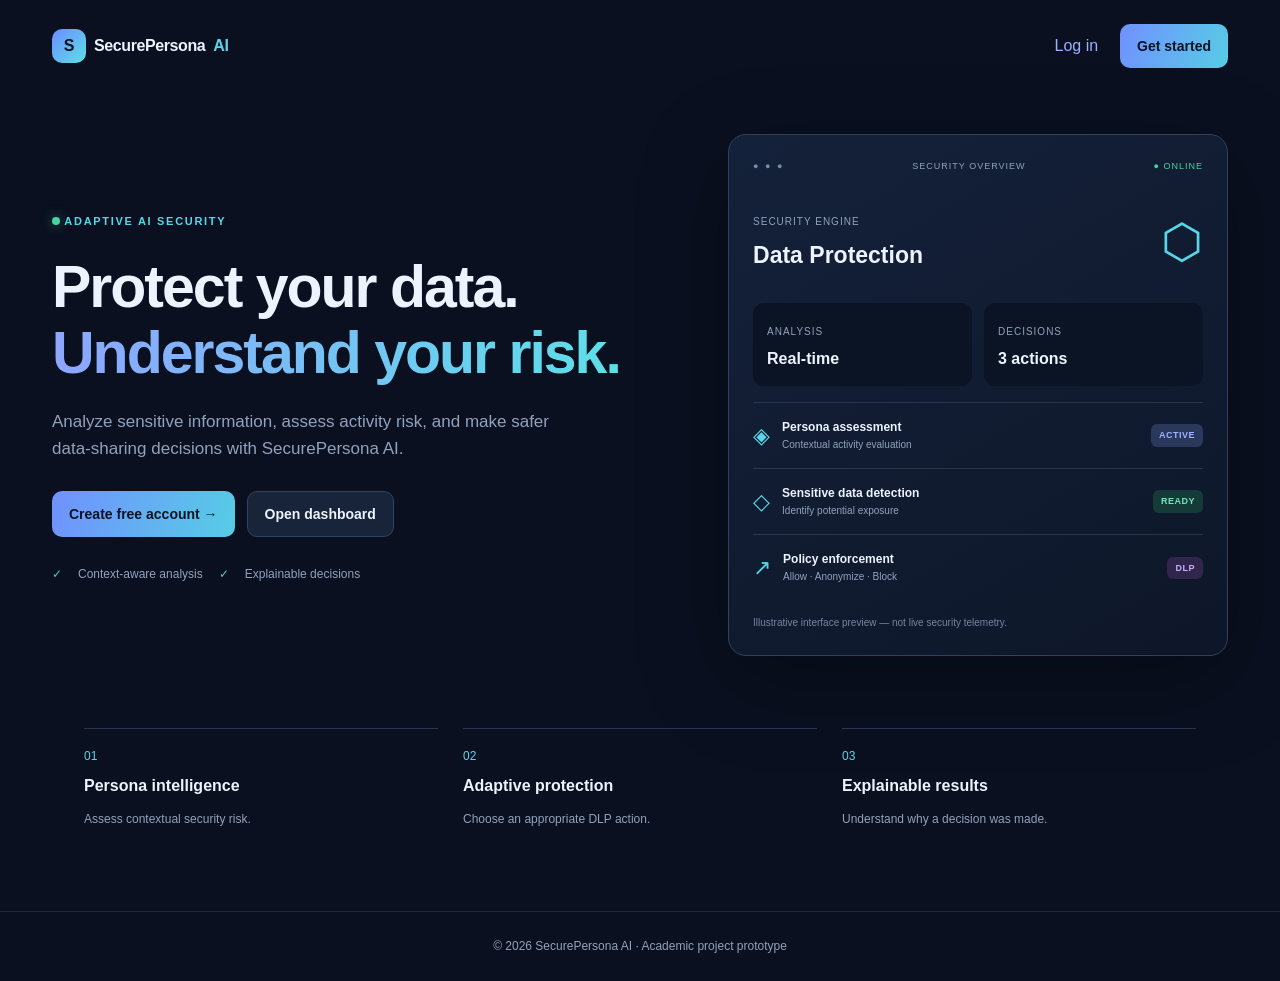
<file: frontend/index.html>
<!DOCTYPE html>
<html lang="en">
<head>
  <meta charset="UTF-8">
  <meta name="viewport" content="width=device-width, initial-scale=1.0">
  <title>SecurePersona AI | Intelligent Data Protection</title>
  <link rel="stylesheet" href="css/style.css">
</head>
<body>
  <nav class="navbar">
    <a class="brand" href="index.html"><span class="brand-icon">S</span> SecurePersona <span class="accent">AI</span></a>
    <div class="nav-links">
      <a href="login.html">Log in</a>
      <a class="btn btn-primary" href="signup.html">Get started</a>
    </div>
  </nav>

  <main class="hero">
    <div class="hero-copy">
      <span class="eyebrow"><span class="status-dot"></span> ADAPTIVE AI SECURITY</span>
      <h1>Protect your data.<br><span class="gradient-text">Understand your risk.</span></h1>
      <p>Analyze sensitive information, assess activity risk, and make safer data-sharing decisions with SecurePersona AI.</p>
      <div class="hero-actions">
        <a class="btn btn-primary" href="signup.html">Create free account →</a>
        <a class="btn btn-secondary" href="login.html">Open dashboard</a>
      </div>
      <div class="trust-line"><span>✓</span> Context-aware analysis <span>✓</span> Explainable decisions</div>
    </div>

    <section class="preview-panel">
      <div class="panel-top"><span class="window-dots">● ● ●</span><span>SECURITY OVERVIEW</span><span class="online-label">● ONLINE</span></div>
      <div class="preview-heading"><div><small>SECURITY ENGINE</small><h2>Data Protection</h2></div><span class="shield-symbol">⬡</span></div>
      <div class="preview-stats">
        <div class="preview-stat"><small>ANALYSIS</small><strong>Real-time</strong></div>
        <div class="preview-stat"><small>DECISIONS</small><strong>3 actions</strong></div>
      </div>
      <div class="preview-row"><span class="mini-icon">◈</span><div><strong>Persona assessment</strong><small>Contextual activity evaluation</small></div><span class="tag tag-blue">ACTIVE</span></div>
      <div class="preview-row"><span class="mini-icon">◇</span><div><strong>Sensitive data detection</strong><small>Identify potential exposure</small></div><span class="tag tag-green">READY</span></div>
      <div class="preview-row"><span class="mini-icon">↗</span><div><strong>Policy enforcement</strong><small>Allow · Anonymize · Block</small><span></span></div><span class="tag tag-purple">DLP</span></div>
      <p class="preview-note">Illustrative interface preview — not live security telemetry.</p>
    </section>
  </main>

  <section class="feature-strip">
    <div><span>01</span><strong>Persona intelligence</strong><p>Assess contextual security risk.</p></div>
    <div><span>02</span><strong>Adaptive protection</strong><p>Choose an appropriate DLP action.</p></div>
    <div><span>03</span><strong>Explainable results</strong><p>Understand why a decision was made.</p></div>
  </section>
  <footer>© 2026 SecurePersona AI · Academic project prototype</footer>
</body>
</html>
</file>
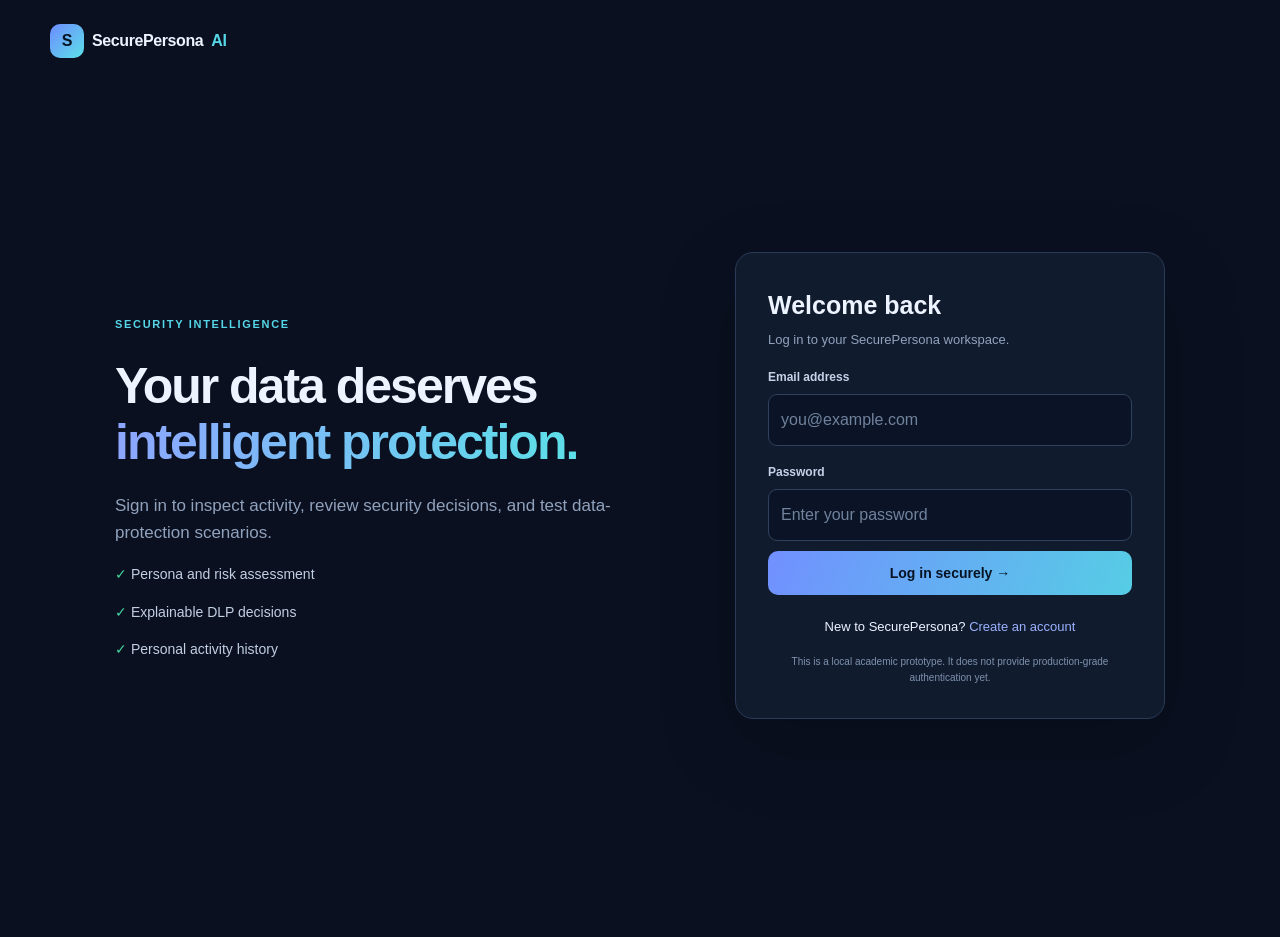
<file: frontend/dashboard.html>
<!DOCTYPE html>
<html lang="en">
<head>
  <meta charset="UTF-8">
  <meta name="viewport" content="width=device-width, initial-scale=1.0">
  <title>Dashboard | SecurePersona AI</title>
  <link rel="stylesheet" href="css/style.css">
  <link rel="stylesheet" href="css/dashboard.css">
  <script src="js/dashboard.js" defer></script>
</head>
<body class="dashboard-body">
  <aside class="sidebar">
    <a class="brand" href="index.html"><span class="brand-icon">S</span> SecurePersona <span class="accent">AI</span></a>
    <p class="sidebar-label">WORKSPACE</p>
    <a class="side-link active" href="#overview">▦ Overview</a>
    <a class="side-link" href="#analyzer">◈ Security analyzer</a>
    <a class="side-link" href="#simulator">⟳ What-If simulator</a>
    <a class="side-link" href="#history">◷ Analysis history</a>
    <a class="side-link" href="#alerts">⚑ Alerts</a>
    <div class="sidebar-bottom"><span class="status-dot"></span> Local protection engine<br><small>Prototype mode</small></div>
  </aside>

  <main class="dashboard-main">
    <header class="topbar">
      <div><span class="muted">WORKSPACE / </span> Overview<h1>Security dashboard</h1></div>
      <div class="user-area"><span id="userName">User</span><button id="logoutButton" class="btn btn-secondary">Log out</button></div>
    </header>

    <section id="overview" class="welcome-banner">
      <div><span class="eyebrow">ADAPTIVE DATA PROTECTION</span><h2>Welcome back, <span id="welcomeName">User</span></h2><p>Analyze activity and understand the factors behind each security decision.</p></div>
      <span class="banner-shield">⬡</span>
    </section>

    <section class="stat-grid">
      <article class="stat-card"><span class="stat-label">Total analyses</span><strong id="totalAnalyses">0</strong><small>Saved to your history</small></article>
      <article class="stat-card"><span class="stat-label">High-risk events</span><strong id="highRiskCount">0</strong><small>Risk score of 60 or higher</small></article>
      <article class="stat-card"><span class="stat-label">Blocked transfers</span><strong id="blockedCount">0</strong><small>Blocked by the policy engine</small></article>
      <article class="stat-card"><span class="stat-label">Open alerts</span><strong id="openAlerts">0</strong><small>Unread security alerts</small></article>
    </section>

    <section id="analyzer" class="content-card">
      <div class="section-heading"><div><span class="eyebrow">LIVE ANALYSIS</span><h2>Security analyzer</h2><p class="muted">Submit sample content to evaluate its risk and DLP decision.</p></div><span class="tag tag-blue">ENGINE READY</span></div>
      <form id="analysisForm">
        <div class="form-grid">
          <div><label for="source">Data source</label><select id="source"><option>User Input</option><option>Company Document</option><option>Internal System</option><option>Customer Record</option></select></div>
          <div><label for="action">Activity</label><select id="action"><option>Send</option><option>Share</option><option>Upload</option><option>Copy</option><option>Download</option><option>View</option></select></div>
          <div><label for="destination">Destination</label><select id="destination"><option>External Website</option><option>External AI</option><option>Public Platform</option><option>External Email</option><option>Company Cloud</option><option>Internal System</option></select></div>
        </div>
        <label for="content">Content to inspect</label>
        <textarea id="content" rows="5" maxlength="50000" placeholder="Enter fictional text for analysis. Example: Contact alex@example.com about the report." required></textarea>
        <div class="form-footer"><small>Up to 50,000 characters. Use fictional data only.</small><button id="analyzeButton" class="btn btn-primary" type="submit">Analyze activity →</button></div>
      </form>
      <div id="analysisMessage" class="message" role="status" aria-live="polite"></div>
      <div id="analysisResult" class="result-panel" hidden>
        <div class="result-header"><div><span class="eyebrow">ANALYSIS RESULT</span><h2 id="decisionTitle">Decision</h2></div><span id="decisionTag" class="tag">RESULT</span></div>
        <div class="result-metrics">
          <div><small>RISK SCORE</small><strong id="riskScore">—</strong><div class="meter"><span id="riskMeter"></span></div></div>
          <div><small>SECURITY PERSONA</small><strong id="personaResult">—</strong></div>
          <div><small>TRUST SCORE</small><strong id="trustScore">—</strong></div>
        </div>
        <h3>Detected sensitive data</h3><div id="detectedData" class="chip-list"></div>
        <h3>Why was this decision made?</h3><ul id="reasonList" class="reason-list"></ul>
        <h3>Protected content</h3><pre id="protectedContent" class="protected-content"></pre>
        <p id="dlpAction" class="muted"></p>
      </div>
    </section>

    <section id="simulator" class="content-card">
      <div class="section-heading"><div><span class="eyebrow">SCENARIO TESTING</span><h2>What-If security simulator</h2><p class="muted">Compare hypothetical destinations without saving the simulation to history.</p></div></div>
      <form id="simulationForm">
        <label for="simContent">Sample content</label>
        <textarea id="simContent" rows="3" placeholder="Enter fictional content to test." required></textarea>
        <div class="form-grid">
          <div><label for="simAction">Activity</label><select id="simAction"><option>Send</option><option>Share</option><option>Upload</option><option>Copy</option><option>View</option></select></div>
          <div><label for="simDestination">Destination</label><select id="simDestination"><option>External AI</option><option>External Website</option><option>External Email</option><option>Company Cloud</option><option>Internal System</option></select></div>
        </div>
        <button class="btn btn-secondary" type="submit">Simulate scenario</button>
      </form>
      <div id="simulationResult" class="simulation-result" aria-live="polite"></div>
    </section>

    <section id="history" class="content-card">
      <div class="section-heading"><div><span class="eyebrow">RECENT ACTIVITY</span><h2>Analysis history</h2></div><button id="refreshButton" class="btn btn-secondary" type="button">Refresh</button></div>
      <div class="table-wrap"><table><thead><tr><th>Time</th><th>Persona</th><th>Risk</th><th>Decision</th></tr></thead><tbody id="historyBody"><tr><td colspan="4">Loading history…</td></tr></tbody></table></div>
    </section>

    <section id="alerts" class="content-card">
      <div class="section-heading"><div><span class="eyebrow">SECURITY EVENTS</span><h2>Alerts</h2></div></div>
      <div id="alertsList" class="alerts-list">Loading alerts…</div>
    </section>
    <footer class="dashboard-footer">SecurePersona AI · Local academic prototype · Not a production security product</footer>
  </main>
</body>
</html>
</file>
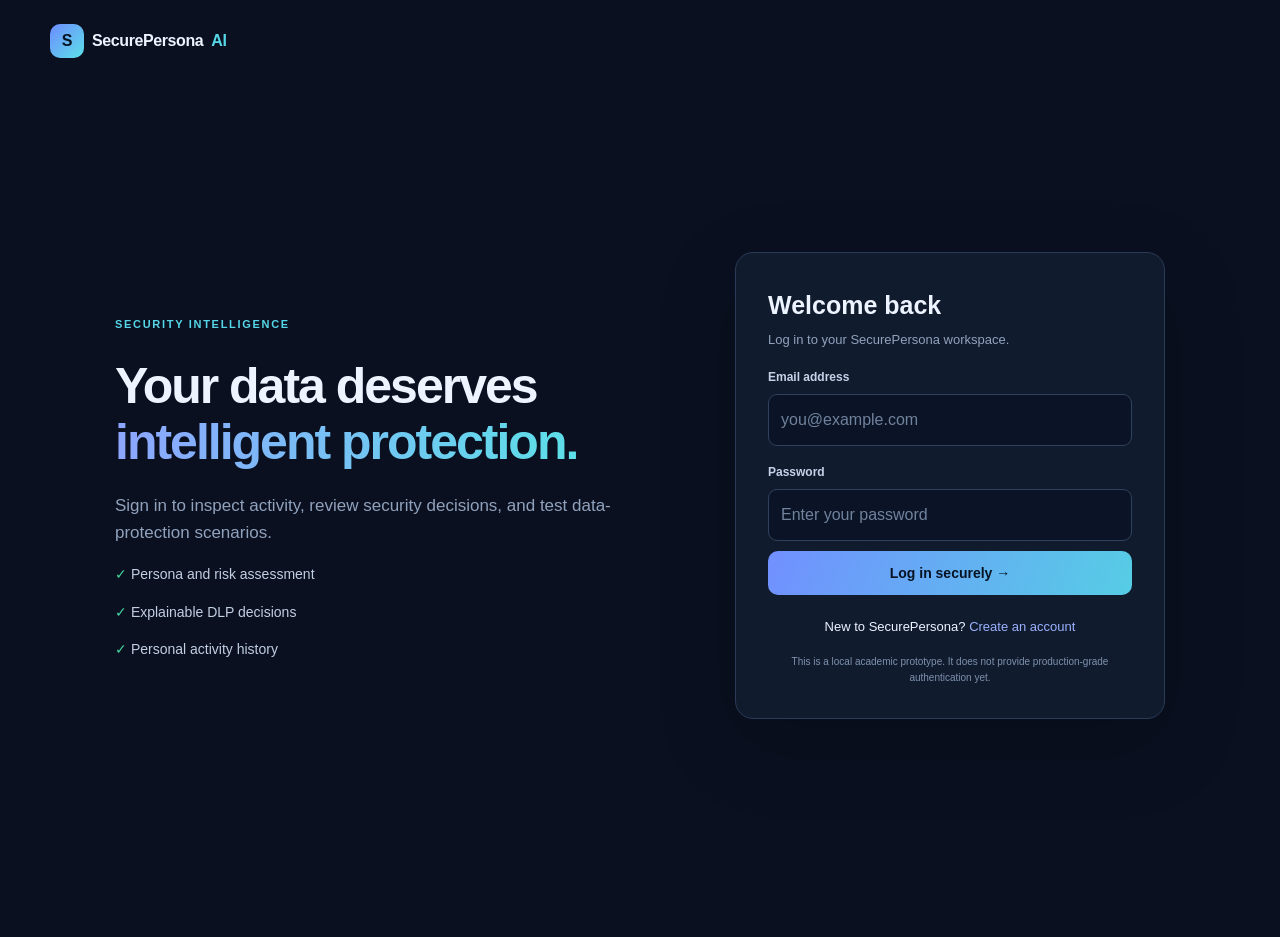
<file: frontend/login.html>
<!DOCTYPE html>
<html lang="en">
<head>
  <meta charset="UTF-8">
  <meta name="viewport" content="width=device-width, initial-scale=1.0">
  <title>Log in | SecurePersona AI</title>
  <link rel="stylesheet" href="css/style.css">
  <link rel="stylesheet" href="css/auth.css">
  <script src="js/login.js" defer></script>
</head>
<body class="auth-body">
  <a class="auth-brand" href="index.html"><span class="brand-icon">S</span> SecurePersona <span class="accent">AI</span></a>
  <main class="auth-layout">
    <section class="auth-intro">
      <span class="eyebrow">SECURITY INTELLIGENCE</span>
      <h1>Your data deserves <span class="gradient-text">intelligent protection.</span></h1>
      <p>Sign in to inspect activity, review security decisions, and test data-protection scenarios.</p>
      <div class="intro-point">✓ Persona and risk assessment</div>
      <div class="intro-point">✓ Explainable DLP decisions</div>
      <div class="intro-point">✓ Personal activity history</div>
    </section>
    <section class="auth-card">
      <h2>Welcome back</h2>
      <p class="muted">Log in to your SecurePersona workspace.</p>
      <div id="message" class="message" role="status" aria-live="polite"></div>
      <form id="loginForm">
        <label for="email">Email address</label>
        <input id="email" type="email" placeholder="you@example.com" autocomplete="email" required>
        <label for="password">Password</label>
        <input id="password" type="password" placeholder="Enter your password" autocomplete="current-password" required>
        <button id="loginButton" class="btn btn-primary btn-full" type="submit">Log in securely →</button>
      </form>
      <p class="auth-switch">New to SecurePersona? <a href="signup.html">Create an account</a></p>
      <p class="security-note">This is a local academic prototype. It does not provide production-grade authentication yet.</p>
    </section>
  </main>
</body>
</html>
</file>
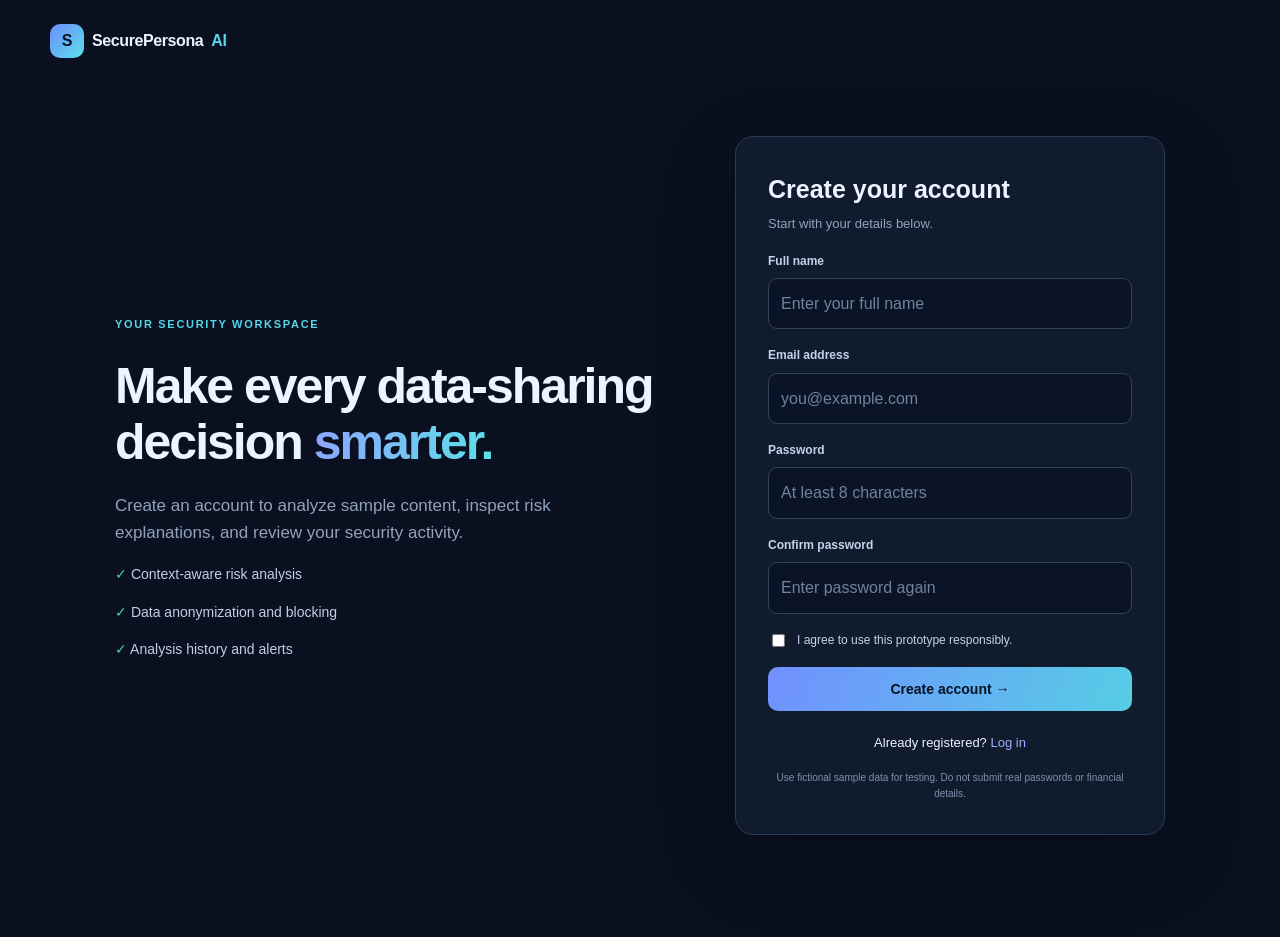
<file: frontend/signup.html>
<!DOCTYPE html>
<html lang="en">
<head>
  <meta charset="UTF-8">
  <meta name="viewport" content="width=device-width, initial-scale=1.0">
  <title>Create account | SecurePersona AI</title>
  <link rel="stylesheet" href="css/style.css">
  <link rel="stylesheet" href="css/auth.css">
  <script src="js/signup.js" defer></script>
</head>
<body class="auth-body">
  <a class="auth-brand" href="index.html"><span class="brand-icon">S</span> SecurePersona <span class="accent">AI</span></a>
  <main class="auth-layout">
    <section class="auth-intro">
      <span class="eyebrow">YOUR SECURITY WORKSPACE</span>
      <h1>Make every data-sharing decision <span class="gradient-text">smarter.</span></h1>
      <p>Create an account to analyze sample content, inspect risk explanations, and review your security activity.</p>
      <div class="intro-point">✓ Context-aware risk analysis</div>
      <div class="intro-point">✓ Data anonymization and blocking</div>
      <div class="intro-point">✓ Analysis history and alerts</div>
    </section>
    <section class="auth-card">
      <h2>Create your account</h2>
      <p class="muted">Start with your details below.</p>
      <div id="message" class="message" role="status" aria-live="polite"></div>
      <form id="signupForm">
        <label for="full_name">Full name</label>
        <input id="full_name" name="name" type="text" placeholder="Enter your full name" autocomplete="name" required>
        <label for="email">Email address</label>
        <input id="email" name="email" type="email" placeholder="you@example.com" autocomplete="email" required>
        <label for="password">Password</label>
        <input id="password" name="password" type="password" placeholder="At least 8 characters" autocomplete="new-password" minlength="8" required>
        <label for="confirm_password">Confirm password</label>
        <input id="confirm_password" name="confirm_password" type="password" placeholder="Enter password again" autocomplete="new-password" required>
        <label class="check-row"><input id="terms" type="checkbox"> I agree to use this prototype responsibly.</label>
        <button id="signupButton" class="btn btn-primary btn-full" type="submit">Create account →</button>
      </form>
      <p class="auth-switch">Already registered? <a href="login.html">Log in</a></p>
      <p class="security-note">Use fictional sample data for testing. Do not submit real passwords or financial details.</p>
    </section>
  </main>
</body>
</html>
</file>
<file: frontend/css/style.css>
:root {
  --bg: #0a1020;
  --panel: #111b2e;
  --panel-light: #16243b;
  --text: #edf3ff;
  --muted: #91a2bd;
  --line: #263650;
  --blue: #6b8cff;
  --cyan: #56d7e8;
  --green: #43d6a0;
  --danger: #ff7185;
  --purple: #ba9cff;
}

* { box-sizing: border-box; }
html { scroll-behavior: smooth; }
body {
  margin: 0;
  background: var(--bg);
  color: var(--text);
  font-family: Inter, "Segoe UI", Arial, sans-serif;
  line-height: 1.6;
}
a { color: #9bb2ff; text-decoration: none; }
a:hover { color: var(--cyan); }
button, input, textarea, select { font: inherit; }
button, .btn { cursor: pointer; }
button:disabled { opacity: .65; cursor: wait; }

.navbar {
  max-width: 1240px;
  margin: auto;
  padding: 24px 32px;
  display: flex;
  justify-content: space-between;
  align-items: center;
  gap: 20px;
}
.brand, .auth-brand {
  color: var(--text);
  font-weight: 750;
  letter-spacing: -.4px;
  display: inline-flex;
  align-items: center;
  gap: 8px;
}
.brand-icon {
  width: 34px;
  height: 34px;
  display: inline-grid;
  place-items: center;
  border-radius: 10px;
  background: linear-gradient(135deg, #6d8cff, #5ce0e8);
  color: #071323;
  font-weight: 900;
}
.accent { color: var(--cyan); }
.nav-links { display: flex; align-items: center; gap: 22px; }

.btn {
  display: inline-flex;
  justify-content: center;
  align-items: center;
  gap: 8px;
  padding: 11px 17px;
  border-radius: 10px;
  border: 1px solid transparent;
  font-weight: 700;
  font-size: 14px;
  transition: transform .15s ease, opacity .15s ease;
}
.btn:hover { transform: translateY(-1px); }
.btn-primary {
  background: linear-gradient(110deg, #7190ff, #56cde5);
  color: #071323;
  border: 0;
}
.btn-primary:hover { color: #071323; opacity: .92; }
.btn-secondary {
  color: var(--text);
  background: #17243a;
  border-color: #31435f;
}
.btn-full { width: 100%; margin-top: 10px; }

.hero {
  max-width: 1240px;
  margin: 42px auto 72px;
  padding: 0 32px;
  display: grid;
  grid-template-columns: 1.1fr .9fr;
  gap: 65px;
  align-items: center;
}
.eyebrow {
  color: var(--cyan);
  font-size: 11px;
  font-weight: 800;
  letter-spacing: 1.7px;
}
.status-dot {
  display: inline-block;
  width: 8px;
  height: 8px;
  background: var(--green);
  border-radius: 50%;
  box-shadow: 0 0 12px #43d6a080;
}
.hero h1, .auth-intro h1 {
  font-size: clamp(36px, 5vw, 59px);
  line-height: 1.12;
  letter-spacing: -2px;
  margin: 22px 0;
}
.gradient-text {
  background: linear-gradient(95deg, #8ea5ff, #5ce0e8);
  -webkit-background-clip: text;
  background-clip: text;
  color: transparent;
}
.hero-copy > p, .auth-intro > p {
  max-width: 540px;
  color: var(--muted);
  font-size: 17px;
}
.hero-actions { display: flex; flex-wrap: wrap; gap: 12px; margin: 28px 0; }
.trust-line { display: flex; flex-wrap: wrap; gap: 16px; color: var(--muted); font-size: 12px; }
.trust-line span { color: var(--green); }

.preview-panel {
  border: 1px solid #30415d;
  border-radius: 18px;
  padding: 24px;
  background: linear-gradient(150deg, #14213a, #0e1729);
  box-shadow: 0 24px 90px #0005;
}
.panel-top { display: flex; justify-content: space-between; gap: 8px; font-size: 9px; color: var(--muted); letter-spacing: 1px; }
.window-dots { color: #7c8ba5; letter-spacing: 2px; }
.online-label { color: var(--green); }
.preview-heading { display: flex; justify-content: space-between; align-items: center; margin: 30px 0 22px; }
.preview-heading small, .preview-stat small { color: var(--muted); font-size: 10px; letter-spacing: 1px; }
.preview-heading h2 { margin: 4px 0; font-size: 23px; }
.shield-symbol { font-size: 48px; color: var(--cyan); }
.preview-stats { display: grid; grid-template-columns: 1fr 1fr; gap: 12px; margin-bottom: 16px; }
.preview-stat { padding: 14px; border-radius: 11px; background: #0b1425; }
.preview-stat strong { display: block; margin-top: 4px; }
.preview-row { display: flex; align-items: center; gap: 12px; padding: 15px 0; border-top: 1px solid var(--line); }
.preview-row > div { flex: 1; }
.preview-row strong, .preview-row small { display: block; }
.preview-row strong { font-size: 12px; }
.preview-row small { color: var(--muted); font-size: 10px; }
.mini-icon { color: var(--cyan); font-size: 22px; }
.tag { display: inline-block; padding: 4px 8px; border-radius: 6px; font-size: 9px; font-weight: 800; letter-spacing: .5px; white-space: nowrap; }
.tag-blue { color: #9db1ff; background: #29385b; }
.tag-green { color: #72e6bd; background: #143b37; }
.tag-purple { color: #c6adff; background: #30254b; }
.preview-note { color: #7586a1; font-size: 10px; margin: 15px 0 0; }

.feature-strip {
  max-width: 1176px;
  margin: 0 auto 70px;
  padding: 0 32px;
  display: grid;
  grid-template-columns: repeat(3, 1fr);
  gap: 25px;
}
.feature-strip > div { border-top: 1px solid var(--line); padding-top: 18px; }
.feature-strip span { color: var(--cyan); font-size: 12px; display: block; }
.feature-strip strong { display: block; margin-top: 6px; }
.feature-strip p, footer { color: var(--muted); font-size: 12px; }
footer { text-align: center; padding: 25px; border-top: 1px solid #1b2940; }

@media (max-width: 800px) {
  .hero { grid-template-columns: 1fr; gap: 35px; margin-top: 25px; }
  .feature-strip { grid-template-columns: 1fr; }
  .hero h1 { font-size: 42px; }
}
@media (max-width: 480px) {
  .navbar { padding: 18px; }
  .hero { padding: 0 18px; }
  .nav-links { gap: 12px; }
  .preview-panel { padding: 16px; }
}
</file>
<file: frontend/css/dashboard.css>
/* =========================================================
   SecurePersona AI — Dashboard Styles
   Clean, responsive cybersecurity dashboard
   ========================================================= */

/* ---------- Base ---------- */

.dashboard-body {
    min-height: 100vh;
    margin: 0;
    background: #0a1020;
    color: #edf3ff;
}

.dashboard-body *,
.dashboard-body *::before,
.dashboard-body *::after {
    box-sizing: border-box;
}

.dashboard-body button,
.dashboard-body input,
.dashboard-body select,
.dashboard-body textarea {
    font-family: inherit;
}

.dashboard-body button {
    cursor: pointer;
}

.dashboard-body a {
    color: inherit;
    text-decoration: none;
}

.dashboard-body p {
    line-height: 1.65;
}

.dashboard-body .muted {
    color: #91a2bd;
}

.dashboard-body .eyebrow {
    color: #59d7e9;
    font-size: 11px;
    font-weight: 800;
    letter-spacing: 1.8px;
    text-transform: uppercase;
}

.dashboard-body :focus-visible {
    outline: 2px solid #59d7e9;
    outline-offset: 3px;
}

/* ---------- Sidebar ---------- */

.sidebar {
    position: fixed;
    inset: 0 auto 0 0;
    z-index: 10;

    display: flex;
    flex-direction: column;

    width: 245px;
    padding: 25px 18px;
    overflow-y: auto;

    background: #0c1527;
    border-right: 1px solid #22314a;
}

.sidebar .brand {
    font-size: 14px;
    font-weight: 700;
}

.sidebar-label {
    margin: 45px 12px 12px;
    color: #7587a3;
    font-size: 10px;
    letter-spacing: 1.5px;
    text-transform: uppercase;
}

.side-link {
    display: flex;
    align-items: center;
    gap: 10px;

    margin-bottom: 5px;
    padding: 12px;

    border-radius: 9px;
    color: #a5b4cc;
    font-size: 13px;

    transition: background 0.2s ease, color 0.2s ease;
}

.side-link:hover,
.side-link.active {
    color: #edf3ff;
    background: #1a2942;
}

.side-link.active {
    box-shadow: inset 3px 0 #6b8cff;
}

.sidebar-bottom {
    margin-top: auto;
    padding: 20px 5px 0;
    border-top: 1px solid #263650;
    font-size: 12px;
}

.sidebar-bottom small {
    padding-left: 15px;
    color: #91a2bd;
}

.sidebar-bottom .status-dot {
    margin-right: 5px;
}

/* ---------- Main Content ---------- */

.dashboard-main {
    width: calc(100% - 245px);
    max-width: 1700px;
    min-width: 0;

    margin-left: 245px;
    padding: 0 35px 35px;
}

.topbar {
    display: flex;
    align-items: center;
    justify-content: space-between;
    gap: 20px;
    padding: 24px 0;
}

.topbar h1 {
    margin: 2px 0 0;
    font-size: 24px;
    line-height: 1.3;
}

.topbar .muted {
    font-size: 10px;
    letter-spacing: 1px;
}

.user-area {
    display: flex;
    align-items: center;
    gap: 14px;
    font-size: 13px;
}

/* ---------- Welcome Banner ---------- */

.welcome-banner {
    display: flex;
    align-items: center;
    justify-content: space-between;
    gap: 24px;

    padding: 27px 30px;

    background: linear-gradient(
        110deg,
        #1c2e50,
        #15243b 70%,
        #17333f
    );

    border: 1px solid #304b6c;
    border-radius: 15px;
}

.welcome-banner h2 {
    margin: 8px 0;
    font-size: 25px;
    line-height: 1.35;
    overflow-wrap: anywhere;
}

.welcome-banner p {
    margin-bottom: 0;
    color: #a7b8d2;
    font-size: 13px;
}

.banner-shield {
    flex-shrink: 0;
    margin: 0 20px;
    color: #66d6e5;
    font-size: 62px;
}

/* ---------- Statistics ---------- */

.stat-grid {
    display: grid;
    grid-template-columns: repeat(4, minmax(0, 1fr));
    gap: 14px;
    margin: 20px 0;
}

.stat-card,
.content-card {
    min-width: 0;
    background: #111b2e;
    border: 1px solid #263650;
    border-radius: 14px;
}

.stat-card {
    padding: 20px;
}

.stat-label {
    display: block;
    color: #a0b0c9;
    font-size: 12px;
}

.stat-card strong {
    display: block;
    margin: 7px 0;
    font-size: 30px;
    overflow-wrap: anywhere;
}

.stat-card small {
    color: #91a2bd;
    font-size: 10px;
}

/* ---------- Content Cards ---------- */

.content-card {
    margin-top: 20px;
    padding: 26px;
}

.section-heading {
    display: flex;
    align-items: flex-start;
    justify-content: space-between;
    gap: 15px;
    margin-bottom: 24px;
}

.section-heading h2 {
    margin: 5px 0 7px;
    font-size: 21px;
    line-height: 1.35;
}

.section-heading p {
    margin: 4px 0;
    color: #a7b8d2;
    font-size: 13px;
}

/* =========================================================
   SECURITY ANALYZER
   IMPORTANT: The form itself is NOT a three-column grid.
   Only its .form-grid child contains the three dropdowns.
   ========================================================= */

#analysisForm {
    display: block;
    width: 100%;
    min-width: 0;
    margin-top: 28px;
}

/* Three dropdowns */

#analysisForm .form-grid {
    display: grid;
    grid-template-columns: repeat(3, minmax(0, 1fr));
    gap: 20px;
    width: 100%;
    margin-bottom: 28px;
}

#analysisForm .form-grid > div {
    min-width: 0;
}

#analysisForm .form-grid label {
    display: block;
    margin: 0 0 9px;
    color: #e7edf8;
    font-size: 14px;
    font-weight: 600;
    line-height: 1.5;
}

/* Analyzer dropdowns */

#analysisForm .form-grid select {
    display: block;
    width: 100%;
    min-width: 0;
    max-width: 100%;
    height: 52px;
    padding: 0 36px 0 14px;

    color: #edf3ff;
    background-color: #0b1425;
    border: 1px solid #30415d;
    border-radius: 12px;

    font-size: 14px;
    font-weight: 400;

    cursor: pointer;
}

#analysisForm .form-grid select option {
    color: #edf3ff;
    background: #0b1425;
}

/* Content label */

#analysisForm > label[for="content"] {
    display: block;
    width: 100%;
    margin: 0 0 12px;

    color: #e7edf8;
    font-size: 15px;
    font-weight: 600;
    line-height: 1.5;
}

/* Content textarea */

#analysisForm > #content {
    display: block;
    width: 100%;
    max-width: 100%;
    min-width: 0;
    min-height: 180px;

    margin: 0;
    padding: 18px 20px;

    color: #edf3ff;
    background: #0b1425;
    border: 1px solid #30415d;
    border-radius: 13px;

    font-size: 15px;
    font-weight: 400;
    line-height: 1.8;

    resize: vertical;
    overflow-wrap: anywhere;

    transition: border-color 0.2s ease, box-shadow 0.2s ease;
}

#analysisForm > #content::placeholder {
    color: #8191aa;
    opacity: 1;
}

/* Analyzer footer and button */

#analysisForm .form-footer {
    display: flex;
    align-items: center;
    justify-content: space-between;
    gap: 20px;

    width: 100%;
    margin-top: 20px;
}

#analysisForm .form-footer small {
    color: #91a2bd;
    font-size: 12px;
    line-height: 1.6;
}

#analysisForm .form-footer .btn-primary {
    flex-shrink: 0;
    min-height: 52px;
    padding: 14px 24px;

    color: #071426;
    background: linear-gradient(110deg, #718cff, #4bc7df);
    border: 0;
    border-radius: 13px;

    font-size: 14px;
    font-weight: 800;
    white-space: nowrap;

    transition: filter 0.2s ease, transform 0.2s ease;
}

#analysisForm .form-footer .btn-primary:hover {
    filter: brightness(1.08);
    transform: translateY(-1px);
}

#analysisForm .form-footer .btn-primary:disabled {
    cursor: wait;
    opacity: 0.65;
    transform: none;
}

/* Input focus */

#analysisForm select:focus,
#analysisForm textarea:focus {
    outline: none;
    border-color: #55c9e7;
    box-shadow: 0 0 0 3px rgba(85, 201, 231, 0.12);
}

/* ---------- Messages ---------- */

.message {
    display: none;
    margin-top: 16px;
    padding: 12px 15px;
    border-radius: 9px;
    font-size: 13px;
    line-height: 1.6;
    overflow-wrap: anywhere;
}

.message.show {
    display: block;
}

.message.success {
    color: #8ce8c2;
    background: #12362f;
    border: 1px solid #245c4c;
}

.message.error {
    color: #ffabb5;
    background: #3b202b;
    border: 1px solid #693443;
}

/* ---------- Analysis Result ---------- */

.result-panel {
    margin-top: 28px;
    padding-top: 25px;
    border-top: 1px solid #293a55;
    scroll-margin-top: 20px;
}

.result-panel[hidden] {
    display: none !important;
}

.result-header {
    display: flex;
    align-items: center;
    justify-content: space-between;
    gap: 15px;
}

.result-header h2 {
    margin: 5px 0;
    font-size: 23px;
    overflow-wrap: anywhere;
}

.result-metrics {
    display: grid;
    grid-template-columns: 1.2fr 1fr 1fr;
    gap: 15px;
    margin: 22px 0;
}

.result-metrics > div {
    min-width: 0;
    padding: 17px;
    background: #0b1527;
    border: 1px solid #263650;
    border-radius: 11px;
    overflow-wrap: anywhere;
}

.result-metrics small {
    display: block;
    color: #91a2bd;
    font-size: 10px;
    letter-spacing: 0.8px;
}

.result-metrics strong {
    display: block;
    margin-top: 8px;
    font-size: 19px;
}

.meter {
    height: 6px;
    margin-top: 12px;
    overflow: hidden;
    background: #293750;
    border-radius: 10px;
}

.meter span {
    display: block;
    width: 0;
    height: 100%;
    background: linear-gradient(90deg, #57d8a5, #f0bf65, #ff7185);
    transition: width 0.4s ease;
}

.content-card h3 {
    margin: 22px 0 10px;
    font-size: 14px;
}

.chip-list {
    display: flex;
    flex-wrap: wrap;
    gap: 8px;
}

.chip {
    display: inline-block;
    padding: 6px 10px;
    color: #b8caff;
    background: #243553;
    border-radius: 7px;
    font-size: 11px;
    overflow-wrap: anywhere;
}

.reason-list {
    padding-left: 20px;
    color: #aabbd2;
    font-size: 13px;
    line-height: 1.7;
    overflow-wrap: anywhere;
}

.reason-list li {
    margin: 6px 0;
}

.protected-content {
    min-width: 0;
    padding: 16px;
    color: #bcd2e8;
    background: #0a1426;
    border: 1px solid #293a55;
    border-radius: 9px;

    font-family: inherit;
    font-size: 13px;
    line-height: 1.7;

    white-space: pre-wrap;
    overflow-wrap: anywhere;
}

/* ---------- Tags and Decisions ---------- */

.tag {
    display: inline-flex;
    align-items: center;
    justify-content: center;
    gap: 5px;

    padding: 7px 11px;
    border-radius: 7px;

    font-size: 11px;
    font-weight: 800;
    line-height: 1.4;
    text-align: center;
}

.tag-blue {
    color: #a9bdff;
    background: #27385c;
}

.tag-green,
.decision-allow {
    color: #7ce6bb;
    background: #153d35;
}

.decision-anonymize {
    color: #ffd58a;
    background: #42351e;
}

.decision-block {
    color: #ff9ba8;
    background: #47212d;
}

.decision-pill {
    display: inline-block;
    padding: 6px 8px;
    border-radius: 6px;
    font-size: 10px;
    font-weight: 800;
}

/* ---------- What-If Simulator ---------- */

#simulationForm {
    display: block;
    width: 100%;
    min-width: 0;
}

#simulationForm > label[for="simContent"] {
    display: block;
    margin: 0 0 10px;
    color: #e7edf8;
    font-size: 14px;
    font-weight: 600;
}

#simulationForm > #simContent {
    display: block;
    width: 100%;
    max-width: 100%;
    min-width: 0;
    min-height: 130px;

    margin-bottom: 22px;
    padding: 16px 18px;

    color: #edf3ff;
    background: #0b1425;
    border: 1px solid #30415d;
    border-radius: 12px;

    font-size: 14px;
    line-height: 1.7;

    resize: vertical;
}

#simulationForm .form-grid {
    display: grid;
    grid-template-columns: repeat(2, minmax(0, 1fr));
    gap: 20px;
    margin-bottom: 22px;
}

#simulationForm .form-grid > div {
    min-width: 0;
}

#simulationForm .form-grid label {
    display: block;
    margin-bottom: 9px;
    color: #e7edf8;
    font-size: 14px;
    font-weight: 600;
}

#simulationForm select {
    display: block;
    width: 100%;
    min-width: 0;
    height: 50px;
    padding: 0 36px 0 14px;

    color: #edf3ff;
    background: #0b1425;
    border: 1px solid #30415d;
    border-radius: 11px;

    font-size: 14px;
    cursor: pointer;
}

#simulationForm select option {
    color: #edf3ff;
    background: #0b1425;
}

#simulationForm textarea:focus,
#simulationForm select:focus {
    outline: none;
    border-color: #55c9e7;
    box-shadow: 0 0 0 3px rgba(85, 201, 231, 0.12);
}

#simulationForm > button {
    min-height: 50px;
    padding: 13px 22px;
}

.simulation-result {
    margin-top: 20px;
    overflow-wrap: anywhere;
}

.simulation-card {
    padding: 20px;
    background: #0b1527;
    border: 1px solid #293a55;
    border-radius: 12px;
}

.simulation-card h3 {
    margin-top: 16px;
}

.simulation-card strong {
    display: block;
    margin: 18px 0 8px;
}

/* ---------- History Table ---------- */

.table-wrap {
    width: 100%;
    overflow-x: auto;
}

.table-wrap table {
    width: 100%;
    border-collapse: collapse;
    font-size: 12px;
}

.table-wrap th,
.table-wrap td {
    padding: 14px 10px;
    text-align: left;
    vertical-align: middle;
    border-bottom: 1px solid #263650;
}

.table-wrap th {
    color: #8396b3;
    font-size: 10px;
    letter-spacing: 0.8px;
    text-transform: uppercase;
}

.table-wrap td {
    color: #c1cee2;
    overflow-wrap: anywhere;
}

/* ---------- Alerts ---------- */

.alerts-list {
    min-width: 0;
    overflow-wrap: anywhere;
}

.alert-item {
    display: flex;
    align-items: center;
    justify-content: space-between;
    gap: 15px;

    padding: 16px 0;
    border-bottom: 1px solid #263650;
}

.alert-item > div {
    min-width: 0;
}

.alert-item strong {
    display: block;
    font-size: 13px;
}

.alert-item p {
    margin: 5px 0;
    color: #91a2bd;
    font-size: 12px;
}

.alert-item small {
    color: #7386a2;
    font-size: 10px;
}

.alert-item button {
    flex-shrink: 0;
}

.dashboard-footer {
    margin-top: 35px;
    color: #71839e;
    font-size: 11px;
    text-align: center;
}

/* ---------- Responsive: Tablet ---------- */

@media (max-width: 1100px) {
    .sidebar {
        width: 205px;
    }

    .dashboard-main {
        width: calc(100% - 205px);
        margin-left: 205px;
        padding-right: 20px;
        padding-left: 20px;
    }

    .stat-grid {
        grid-template-columns: repeat(2, minmax(0, 1fr));
    }

    .content-card {
        padding: 22px;
    }

    #analysisForm .form-grid {
        gap: 15px;
    }

    #analysisForm .form-grid select,
    #simulationForm select {
        padding-right: 27px;
        padding-left: 10px;
        font-size: 13px;
    }
}

/* ---------- Responsive: Small Tablet and Mobile ---------- */

@media (max-width: 760px) {
    .sidebar {
        position: static;
        width: 100%;
        max-height: none;
        padding: 15px;

        display: flex;
        flex-direction: row;
        flex-wrap: wrap;
        gap: 6px;
    }

    .sidebar .brand {
        width: 100%;
        margin-bottom: 5px;
    }

    .sidebar-label,
    .sidebar-bottom {
        display: none;
    }

    .side-link {
        padding: 8px;
        font-size: 11px;
    }

    .dashboard-main {
        width: 100%;
        margin: 0;
        padding: 0 14px 25px;
    }

    .topbar {
        align-items: flex-start;
        gap: 12px;
    }

    .topbar h1 {
        font-size: 20px;
    }

    .user-area {
        flex-direction: column;
        align-items: flex-end;
        gap: 7px;
    }

    .welcome-banner {
        padding: 20px;
    }

    .banner-shield {
        display: none;
    }

    .content-card {
        padding: 18px;
    }

    #analysisForm .form-grid {
        grid-template-columns: repeat(2, minmax(0, 1fr));
    }

    #analysisForm .form-footer {
        align-items: flex-start;
        flex-direction: column;
    }

    #analysisForm .form-footer .btn-primary {
        width: 100%;
    }

    .result-metrics {
        grid-template-columns: 1fr;
    }
}

/* ---------- Responsive: Small Phones ---------- */

@media (max-width: 480px) {
    .stat-grid {
        grid-template-columns: repeat(2, minmax(0, 1fr));
        gap: 8px;
    }

    .stat-card {
        padding: 12px;
    }

    .stat-card strong {
        font-size: 23px;
    }

    .section-heading {
        gap: 10px;
    }

    .section-heading h2 {
        font-size: 18px;
    }

    #analysisForm .form-grid,
    #simulationForm .form-grid {
        grid-template-columns: minmax(0, 1fr);
        gap: 16px;
    }

    #analysisForm .form-grid select,
    #simulationForm select {
        height: 50px;
        padding-right: 35px;
        padding-left: 14px;
        font-size: 14px;
    }

    #analysisForm > #content {
        min-height: 155px;
        padding: 15px;
    }

    .result-header {
        align-items: flex-start;
        flex-wrap: wrap;
    }

    .alert-item {
        align-items: flex-start;
        flex-direction: column;
    }

    .alert-item button {
        align-self: flex-start;
    }

    .table-wrap th,
    .table-wrap td {
        padding: 11px 8px;
    }
}
</file>
<file: frontend/css/auth.css>
.auth-body { min-height: 100vh; padding: 24px; }
.auth-brand { margin: 0 auto; max-width: 1180px; display: flex; }
.auth-layout {
  max-width: 1050px;
  min-height: calc(100vh - 95px);
  margin: 25px auto;
  display: grid;
  grid-template-columns: 1fr 430px;
  align-items: center;
  gap: 70px;
}
.auth-intro h1 { font-size: clamp(36px, 4vw, 50px); }
.intro-point { color: #c2cee2; margin-top: 15px; font-size: 14px; }
.intro-point::first-letter { color: var(--green); }
.auth-card {
  padding: 32px;
  background: #111b2e;
  border: 1px solid #293b58;
  border-radius: 18px;
  box-shadow: 0 25px 80px #0003;
}
.auth-card h2 { font-size: 25px; margin: 0 0 5px; }
.muted { color: var(--muted); }
.auth-card > .muted { margin-top: 0; font-size: 13px; }
label { display: block; margin: 17px 0 7px; font-size: 12px; font-weight: 700; color: #c5d2e8; }
input, textarea, select {
  width: 100%;
  color: var(--text);
  background: #0a1426;
  border: 1px solid #30415c;
  border-radius: 9px;
  padding: 12px;
  outline: none;
}
input:focus, textarea:focus, select:focus { border-color: var(--blue); box-shadow: 0 0 0 3px #6b8cff1c; }
input::placeholder, textarea::placeholder { color: #71829d; }
.check-row { display: flex; align-items: center; gap: 9px; font-weight: 400; }
.check-row input { width: auto; accent-color: var(--blue); }
.auth-switch { text-align: center; font-size: 13px; margin-top: 22px; }
.security-note { color: #7e91ad; font-size: 10px; text-align: center; margin: 16px 0 0; }
.message { display: none; padding: 11px 12px; border-radius: 8px; margin: 12px 0; font-size: 13px; overflow-wrap: anywhere; }
.message.show { display: block; }
.message.error { color: #ff9aa8; background: #4b202c; border: 1px solid #733044; }
.message.success { color: #85ebc2; background: #123a34; border: 1px solid #23594d; }

@media (max-width: 850px) {
  .auth-layout { grid-template-columns: 1fr; gap: 25px; max-width: 520px; }
  .auth-intro { padding: 0 8px; }
  .auth-intro h1 { font-size: 38px; }
}
@media (max-width: 480px) {
  .auth-body { padding: 16px; }
  .auth-card { padding: 22px; }
}
</file>
